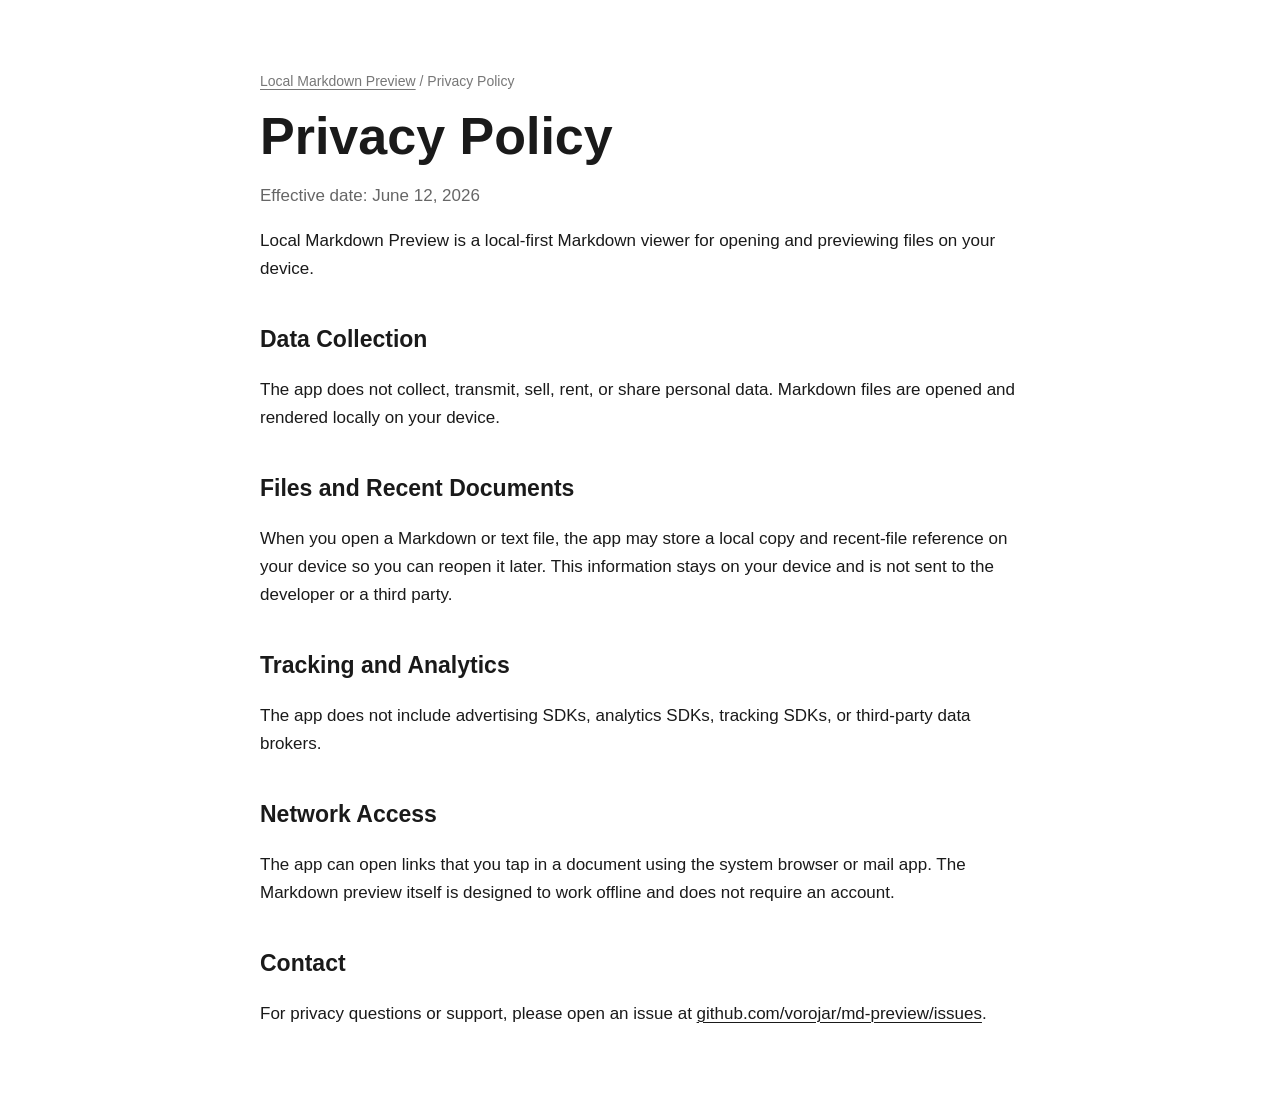
<file: docs/privacy.html>
<!DOCTYPE html>
<html lang="en">
<head>
<meta charset="utf-8">
<meta name="viewport" content="width=device-width, initial-scale=1">
<title>Privacy Policy - Local Markdown Preview</title>
<meta name="description" content="Privacy policy for Local Markdown Preview. The app previews local Markdown files and does not collect, track, or sell personal data.">
<link rel="canonical" href="https://vorojar.github.io/md-preview/privacy.html">
<style>
body { margin: 0; font-family: -apple-system, BlinkMacSystemFont, "Segoe UI", Helvetica, Arial, sans-serif; color: #1a1a1a; background: #fff; line-height: 1.65; }
main { max-width: 760px; margin: 0 auto; padding: 56px 24px 72px; }
a { color: inherit; text-decoration-thickness: 1px; text-underline-offset: 3px; }
.eyebrow { color: #777; font-size: 14px; margin-bottom: 16px; }
h1 { font-size: clamp(34px, 7vw, 52px); line-height: 1.05; letter-spacing: 0; margin: 0 0 18px; text-wrap: balance; }
h2 { font-size: 23px; margin: 38px 0 10px; }
p, li { font-size: 17px; }
ul { padding-left: 22px; }
.muted { color: #666; }
</style>
</head>
<body>
<main>
  <p class="eyebrow"><a href="./">Local Markdown Preview</a> / Privacy Policy</p>
  <h1>Privacy Policy</h1>
  <p class="muted">Effective date: June 12, 2026</p>

  <p>Local Markdown Preview is a local-first Markdown viewer for opening and previewing files on your device.</p>

  <h2>Data Collection</h2>
  <p>The app does not collect, transmit, sell, rent, or share personal data. Markdown files are opened and rendered locally on your device.</p>

  <h2>Files and Recent Documents</h2>
  <p>When you open a Markdown or text file, the app may store a local copy and recent-file reference on your device so you can reopen it later. This information stays on your device and is not sent to the developer or a third party.</p>

  <h2>Tracking and Analytics</h2>
  <p>The app does not include advertising SDKs, analytics SDKs, tracking SDKs, or third-party data brokers.</p>

  <h2>Network Access</h2>
  <p>The app can open links that you tap in a document using the system browser or mail app. The Markdown preview itself is designed to work offline and does not require an account.</p>

  <h2>Contact</h2>
  <p>For privacy questions or support, please open an issue at <a href="https://github.com/vorojar/md-preview/issues">github.com/vorojar/md-preview/issues</a>.</p>
</main>
</body>
</html>
</file>
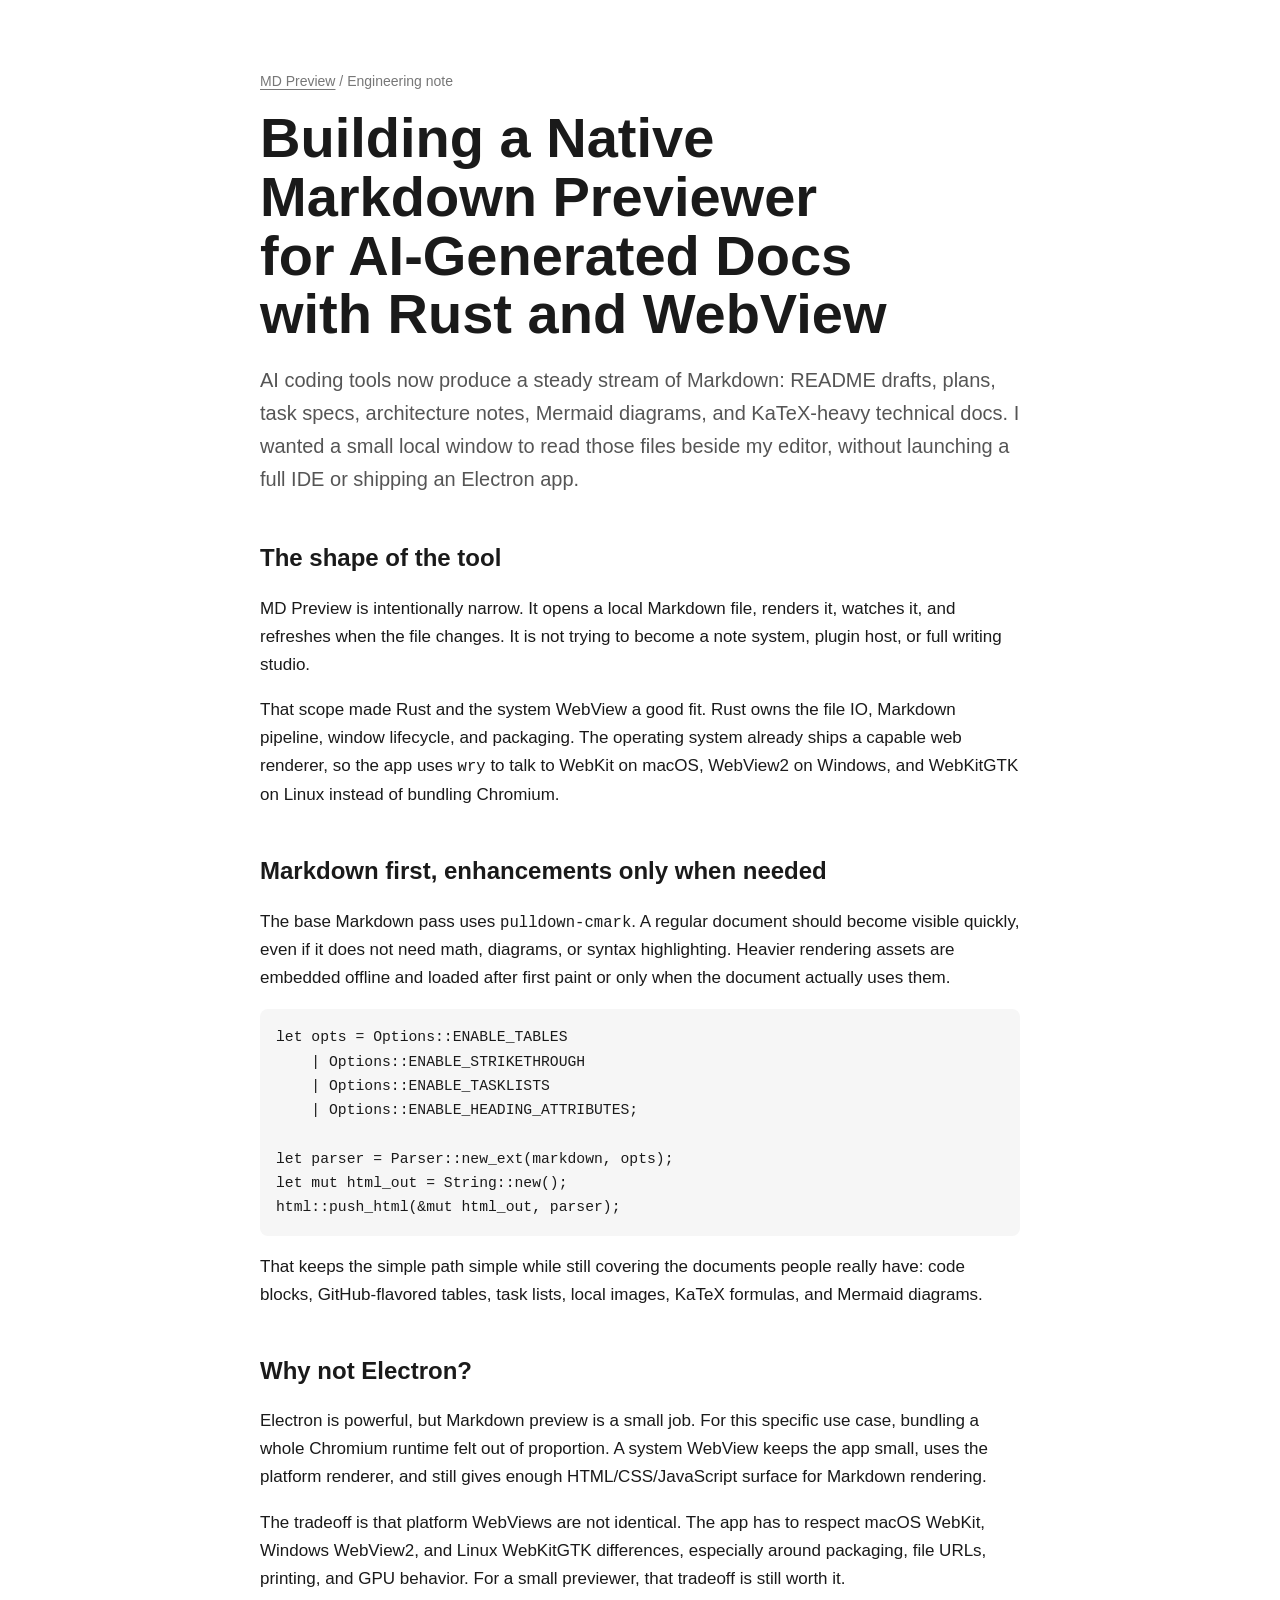
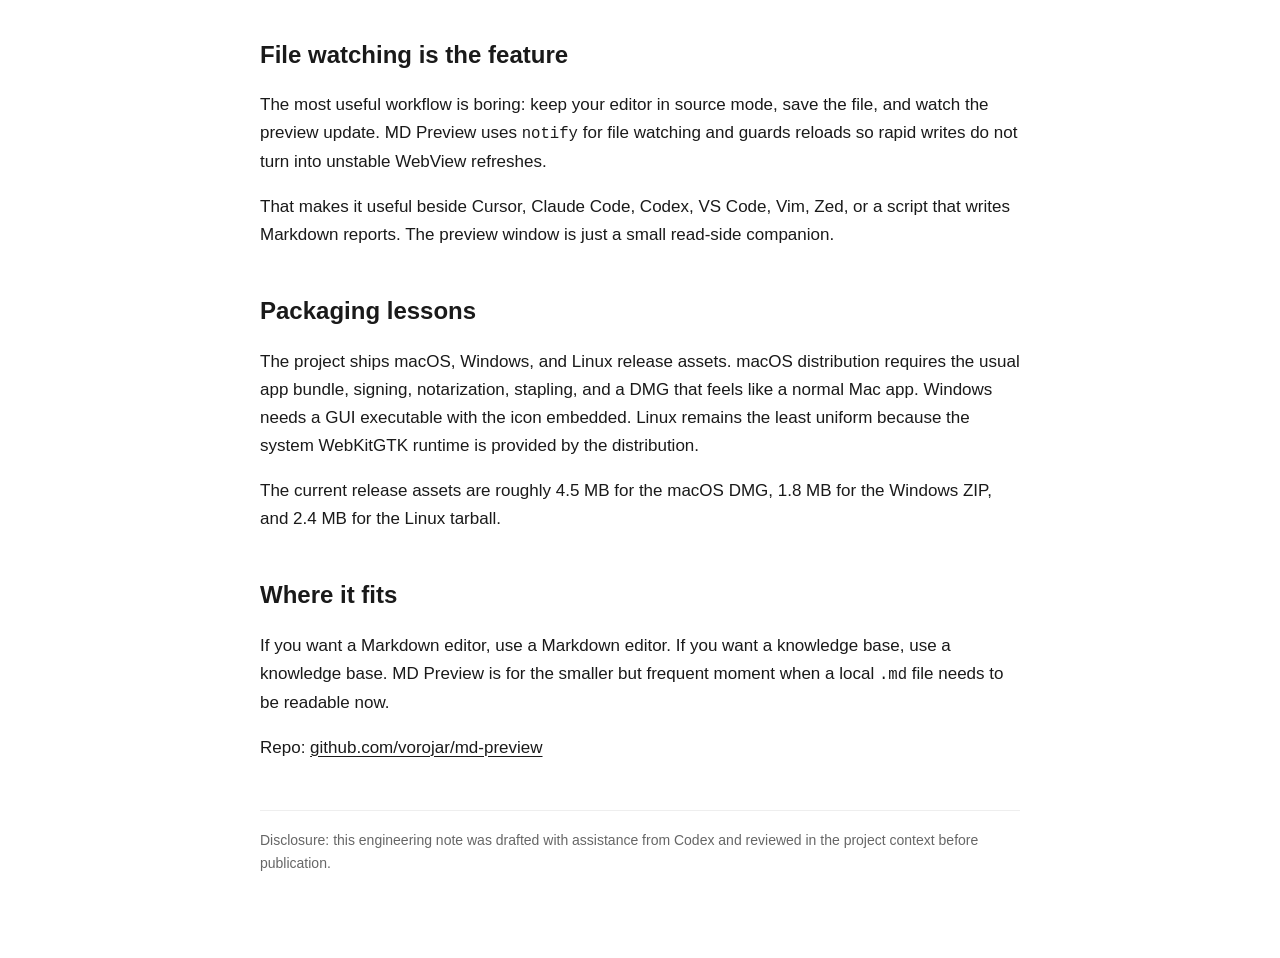
<file: docs/rust-webview-ai-docs.html>
<!DOCTYPE html>
<html lang="en">
<head>
<meta charset="utf-8">
<meta name="viewport" content="width=device-width, initial-scale=1">
<title>Building a Native Markdown Previewer for AI-Generated Docs with Rust and WebView</title>
<meta name="description" content="A short engineering note about MD Preview: why it uses Rust, wry, pulldown-cmark, system WebView, offline KaTeX/Mermaid, and live reload instead of Electron.">
<link rel="canonical" href="https://vorojar.github.io/md-preview/rust-webview-ai-docs.html">
<meta property="og:type" content="article">
<meta property="og:title" content="Building a Native Markdown Previewer for AI-Generated Docs with Rust and WebView">
<meta property="og:description" content="Why MD Preview uses Rust + system WebView, no Electron, offline KaTeX/Mermaid, and live reload for local Markdown docs.">
<meta property="og:image" content="https://raw.githubusercontent.com/vorojar/md-preview/master/screenshots/hero.jpg">
<meta name="twitter:card" content="summary_large_image">
<meta name="twitter:title" content="Building a Native Markdown Previewer with Rust and WebView">
<meta name="twitter:description" content="A short engineering note on Rust + wry, offline Markdown rendering, and no-Electron desktop packaging.">
<meta name="twitter:image" content="https://raw.githubusercontent.com/vorojar/md-preview/master/screenshots/hero.jpg">
<style>
body { margin: 0; font-family: -apple-system, BlinkMacSystemFont, "Segoe UI", Helvetica, Arial, sans-serif; color: #1a1a1a; background: #fff; line-height: 1.65; }
main { max-width: 760px; margin: 0 auto; padding: 56px 24px 72px; }
a { color: inherit; text-decoration-thickness: 1px; text-underline-offset: 3px; }
.eyebrow { color: #777; font-size: 14px; margin-bottom: 16px; }
h1 { font-size: clamp(34px, 7vw, 56px); line-height: 1.05; letter-spacing: 0; margin: 0 0 18px; text-wrap: balance; }
h2 { font-size: 24px; margin: 42px 0 10px; }
p, li { font-size: 17px; }
.lead { font-size: 20px; color: #555; text-wrap: pretty; }
pre { overflow-x: auto; padding: 16px; background: #f6f6f6; border-radius: 8px; }
code { font-family: ui-monospace, SFMono-Regular, Menlo, Consolas, monospace; font-size: 0.92em; }
.note { border-top: 1px solid #eee; margin-top: 48px; padding-top: 18px; color: #666; font-size: 14px; }
</style>
</head>
<body>
<main>
  <p class="eyebrow"><a href="./">MD Preview</a> / Engineering note</p>
  <h1>Building a Native Markdown Previewer for AI-Generated Docs with Rust and WebView</h1>
  <p class="lead">AI coding tools now produce a steady stream of Markdown: README drafts, plans, task specs, architecture notes, Mermaid diagrams, and KaTeX-heavy technical docs. I wanted a small local window to read those files beside my editor, without launching a full IDE or shipping an Electron app.</p>

  <h2>The shape of the tool</h2>
  <p>MD Preview is intentionally narrow. It opens a local Markdown file, renders it, watches it, and refreshes when the file changes. It is not trying to become a note system, plugin host, or full writing studio.</p>
  <p>That scope made Rust and the system WebView a good fit. Rust owns the file IO, Markdown pipeline, window lifecycle, and packaging. The operating system already ships a capable web renderer, so the app uses <code>wry</code> to talk to WebKit on macOS, WebView2 on Windows, and WebKitGTK on Linux instead of bundling Chromium.</p>

  <h2>Markdown first, enhancements only when needed</h2>
  <p>The base Markdown pass uses <code>pulldown-cmark</code>. A regular document should become visible quickly, even if it does not need math, diagrams, or syntax highlighting. Heavier rendering assets are embedded offline and loaded after first paint or only when the document actually uses them.</p>
  <pre><code>let opts = Options::ENABLE_TABLES
    | Options::ENABLE_STRIKETHROUGH
    | Options::ENABLE_TASKLISTS
    | Options::ENABLE_HEADING_ATTRIBUTES;

let parser = Parser::new_ext(markdown, opts);
let mut html_out = String::new();
html::push_html(&mut html_out, parser);</code></pre>
  <p>That keeps the simple path simple while still covering the documents people really have: code blocks, GitHub-flavored tables, task lists, local images, KaTeX formulas, and Mermaid diagrams.</p>

  <h2>Why not Electron?</h2>
  <p>Electron is powerful, but Markdown preview is a small job. For this specific use case, bundling a whole Chromium runtime felt out of proportion. A system WebView keeps the app small, uses the platform renderer, and still gives enough HTML/CSS/JavaScript surface for Markdown rendering.</p>
  <p>The tradeoff is that platform WebViews are not identical. The app has to respect macOS WebKit, Windows WebView2, and Linux WebKitGTK differences, especially around packaging, file URLs, printing, and GPU behavior. For a small previewer, that tradeoff is still worth it.</p>

  <h2>File watching is the feature</h2>
  <p>The most useful workflow is boring: keep your editor in source mode, save the file, and watch the preview update. MD Preview uses <code>notify</code> for file watching and guards reloads so rapid writes do not turn into unstable WebView refreshes.</p>
  <p>That makes it useful beside Cursor, Claude Code, Codex, VS Code, Vim, Zed, or a script that writes Markdown reports. The preview window is just a small read-side companion.</p>

  <h2>Packaging lessons</h2>
  <p>The project ships macOS, Windows, and Linux release assets. macOS distribution requires the usual app bundle, signing, notarization, stapling, and a DMG that feels like a normal Mac app. Windows needs a GUI executable with the icon embedded. Linux remains the least uniform because the system WebKitGTK runtime is provided by the distribution.</p>
  <p>The current release assets are roughly 4.5 MB for the macOS DMG, 1.8 MB for the Windows ZIP, and 2.4 MB for the Linux tarball.</p>

  <h2>Where it fits</h2>
  <p>If you want a Markdown editor, use a Markdown editor. If you want a knowledge base, use a knowledge base. MD Preview is for the smaller but frequent moment when a local <code>.md</code> file needs to be readable now.</p>
  <p>Repo: <a href="https://github.com/vorojar/md-preview">github.com/vorojar/md-preview</a></p>

  <p class="note">Disclosure: this engineering note was drafted with assistance from Codex and reviewed in the project context before publication.</p>
</main>
</body>
</html>
</file>
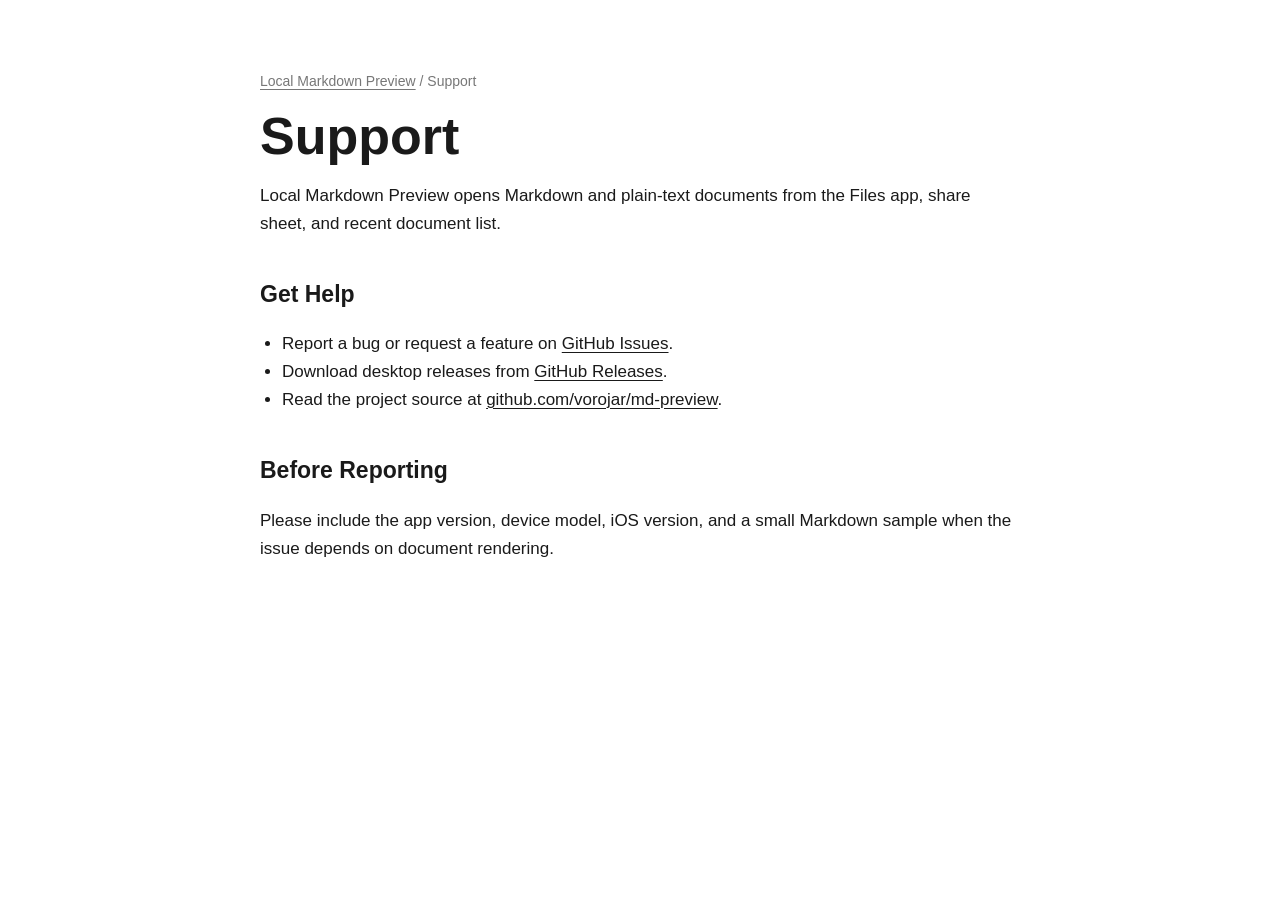
<file: docs/support.html>
<!DOCTYPE html>
<html lang="en">
<head>
<meta charset="utf-8">
<meta name="viewport" content="width=device-width, initial-scale=1">
<title>Support - Local Markdown Preview</title>
<meta name="description" content="Support page for Local Markdown Preview. Get help opening Markdown files, reporting issues, and finding project resources.">
<link rel="canonical" href="https://vorojar.github.io/md-preview/support.html">
<style>
body { margin: 0; font-family: -apple-system, BlinkMacSystemFont, "Segoe UI", Helvetica, Arial, sans-serif; color: #1a1a1a; background: #fff; line-height: 1.65; }
main { max-width: 760px; margin: 0 auto; padding: 56px 24px 72px; }
a { color: inherit; text-decoration-thickness: 1px; text-underline-offset: 3px; }
.eyebrow { color: #777; font-size: 14px; margin-bottom: 16px; }
h1 { font-size: clamp(34px, 7vw, 52px); line-height: 1.05; letter-spacing: 0; margin: 0 0 18px; text-wrap: balance; }
h2 { font-size: 23px; margin: 38px 0 10px; }
p, li { font-size: 17px; }
ul { padding-left: 22px; }
</style>
</head>
<body>
<main>
  <p class="eyebrow"><a href="./">Local Markdown Preview</a> / Support</p>
  <h1>Support</h1>
  <p>Local Markdown Preview opens Markdown and plain-text documents from the Files app, share sheet, and recent document list.</p>

  <h2>Get Help</h2>
  <ul>
    <li>Report a bug or request a feature on <a href="https://github.com/vorojar/md-preview/issues">GitHub Issues</a>.</li>
    <li>Download desktop releases from <a href="https://github.com/vorojar/md-preview/releases">GitHub Releases</a>.</li>
    <li>Read the project source at <a href="https://github.com/vorojar/md-preview">github.com/vorojar/md-preview</a>.</li>
  </ul>

  <h2>Before Reporting</h2>
  <p>Please include the app version, device model, iOS version, and a small Markdown sample when the issue depends on document rendering.</p>
</main>
</body>
</html>
</file>
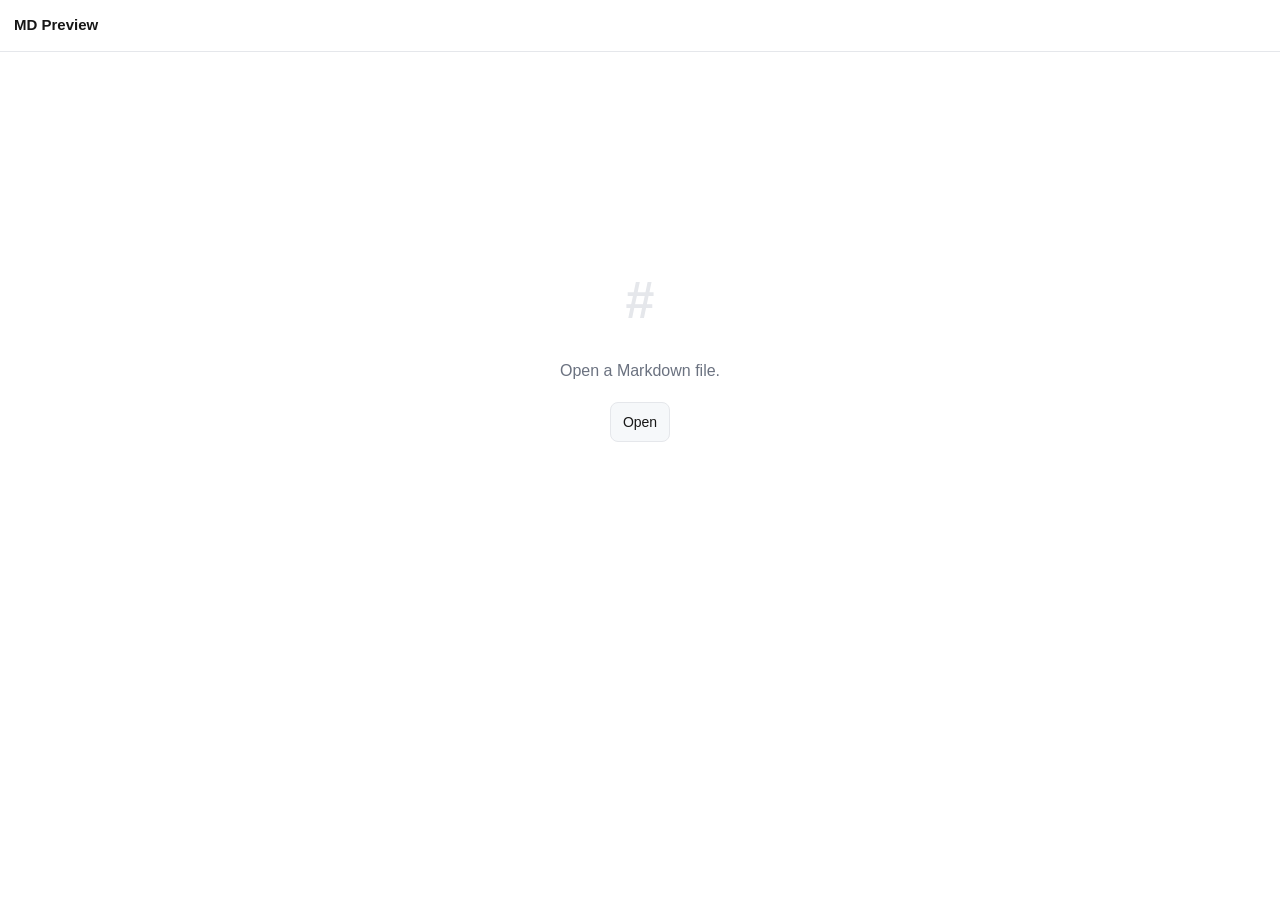
<file: mobile/shared/preview.html>
<!doctype html>
<html lang="en">
<head>
  <meta charset="utf-8">
  <meta name="viewport" content="width=device-width, initial-scale=1, viewport-fit=cover">
  <meta http-equiv="Content-Security-Policy" content="default-src 'self' file: data: blob:; img-src 'self' file: data: blob: content:; style-src 'self' 'unsafe-inline'; script-src 'self';">
  <base id="base-href">
  <title>MD Preview</title>
  <link rel="stylesheet" href="mobile-preview.css">
  <link id="hljs-light" rel="stylesheet" href="vendor/github.min.css">
  <link id="hljs-dark" rel="stylesheet" href="vendor/github-dark.min.css" media="not all">
</head>
<body class="empty">
  <header id="topbar">
    <div id="title">MD Preview</div>
    <div id="search-box" hidden>
      <input id="search-input" type="search" placeholder="Find" autocomplete="off" autocapitalize="none">
      <span id="search-count">0</span>
      <button id="search-close" class="tool-button" type="button" aria-label="Close search" title="Close search"></button>
    </div>
    <nav id="top-actions" aria-label="Document actions">
      <button id="top-open" class="open-file tool-button" type="button" aria-label="Open Markdown file" title="Open"></button>
      <button id="search-toggle" class="tool-button" type="button" aria-label="Find in document" title="Find"></button>
      <button id="print-file" class="tool-button" type="button" aria-label="Print document" title="Print"></button>
    </nav>
  </header>
  <main id="app">
    <section id="empty-state">
      <div class="mark">#</div>
      <p>Open a Markdown file.</p>
      <button class="open-file" type="button" aria-label="Open Markdown file">Open</button>
      <section id="recent-section" hidden>
        <h2>Recent</h2>
        <div id="recent-list"></div>
      </section>
    </section>
    <article id="preview" aria-live="polite"></article>
  </main>
  <script src="vendor/marked.umd.js"></script>
  <script src="vendor/highlight.min.js"></script>
  <script src="vendor/delphi.min.js"></script>
  <script src="vendor/preview-enhance.js"></script>
  <script src="mobile-preview.js"></script>
</body>
</html>
</file>
<file: mobile/shared/mobile-preview.css>
:root {
  color-scheme: light dark;
  --bg: #ffffff;
  --fg: #171717;
  --muted: #6b7280;
  --line: #e5e7eb;
  --soft: #f6f8fa;
  --link: #0969da;
  --bar: rgba(255, 255, 255, 0.88);
}

@media (prefers-color-scheme: dark) {
  :root {
    --bg: #1e1e1e;
    --fg: #d4d4d4;
    --muted: #9ca3af;
    --line: #3f3f46;
    --soft: #2d2d2d;
    --link: #6cb6ff;
    --bar: rgba(30, 30, 30, 0.9);
  }
}

* {
  box-sizing: border-box;
}

html {
  min-height: 100%;
  background: var(--bg);
}

body {
  margin: 0;
  min-height: 100%;
  background: var(--bg);
  color: var(--fg);
  font: 16px/1.65 -apple-system, BlinkMacSystemFont, "Segoe UI", Helvetica, Arial, sans-serif;
  -webkit-font-smoothing: antialiased;
  text-rendering: optimizeLegibility;
}

#topbar {
  position: sticky;
  top: 0;
  z-index: 10;
  display: flex;
  align-items: center;
  gap: 10px;
  min-height: 52px;
  padding: max(8px, env(safe-area-inset-top)) 14px 8px;
  border-bottom: 1px solid var(--line);
  background: var(--bar);
  -webkit-backdrop-filter: blur(12px);
  backdrop-filter: blur(12px);
}

#title {
  min-width: 0;
  flex: 1;
  overflow: hidden;
  text-overflow: ellipsis;
  white-space: nowrap;
  font-size: 15px;
  font-weight: 600;
}

#top-actions {
  display: none;
  gap: 6px;
  flex: 0 0 auto;
}

body:not(.empty) #top-actions {
  display: flex;
}

.tool-button,
.open-file,
.recent-item {
  min-height: 40px;
  padding: 0 12px;
  border: 1px solid var(--line);
  border-radius: 8px;
  background: var(--soft);
  color: var(--fg);
  font: inherit;
  font-size: 14px;
}

.tool-button {
  display: grid;
  width: 36px;
  min-width: 36px;
  min-height: 36px;
  padding: 0;
  place-items: center;
}

.tool-button svg {
  width: 18px;
  height: 18px;
}

#search-box {
  min-width: 0;
  flex: 1;
  display: flex;
  align-items: center;
  gap: 6px;
}

#search-box[hidden] {
  display: none;
}

body.searching #title,
body.searching #top-actions {
  display: none;
}

#search-input {
  min-width: 0;
  flex: 1;
  min-height: 36px;
  padding: 0 12px;
  border: 1px solid var(--line);
  border-radius: 8px;
  background: var(--bg);
  color: var(--fg);
  font: inherit;
  font-size: 16px;
}

#search-count {
  min-width: 34px;
  color: var(--muted);
  font-size: 13px;
  text-align: center;
}

#app {
  width: min(100%, 860px);
  margin: 0 auto;
  padding: 18px max(16px, env(safe-area-inset-left)) calc(32px + env(safe-area-inset-bottom)) max(16px, env(safe-area-inset-right));
}

#empty-state {
  display: none;
  min-height: 60vh;
  align-items: center;
  justify-content: center;
  flex-direction: column;
  text-align: center;
  color: var(--muted);
}

body.empty #empty-state {
  display: flex;
}

body.empty #preview {
  display: none;
}

#empty-state .mark {
  margin-bottom: 14px;
  color: var(--line);
  font-size: 52px;
  font-weight: 700;
}

#empty-state p {
  max-width: 280px;
  margin: 0;
}

.open-file {
  margin-top: 18px;
}

#top-actions .open-file {
  margin-top: 0;
}

#recent-section {
  width: min(100%, 320px);
  margin-top: 28px;
}

#recent-section h2 {
  margin: 0 0 10px;
  color: var(--muted);
  font-size: 13px;
  font-weight: 600;
  text-transform: uppercase;
}

#recent-list {
  display: grid;
  gap: 8px;
}

.recent-item {
  width: 100%;
  overflow: hidden;
  text-overflow: ellipsis;
  white-space: nowrap;
  text-align: left;
}

#preview {
  overflow-wrap: anywhere;
}

#preview > :first-child {
  margin-top: 0;
}

#preview h1,
#preview h2,
#preview h3,
#preview h4 {
  margin-top: 1.35em;
  line-height: 1.25;
}

#preview h1 {
  padding-bottom: .3em;
  border-bottom: 1px solid var(--line);
  font-size: 1.9em;
}

#preview h2 {
  padding-bottom: .2em;
  border-bottom: 1px solid var(--line);
  font-size: 1.45em;
}

#preview a {
  color: var(--link);
  text-decoration: none;
}

#preview code {
  padding: 2px 6px;
  border-radius: 5px;
  background: var(--soft);
  font-size: 90%;
}

#preview pre {
  overflow-x: auto;
  margin: 1em -2px;
  padding: 14px;
  border-radius: 8px;
  background: var(--soft);
  -webkit-overflow-scrolling: touch;
}

#preview pre code {
  padding: 0;
  background: transparent;
  font-size: 13px;
}

#preview blockquote {
  margin: 0;
  padding: 0 1em;
  border-left: 4px solid var(--line);
  color: var(--muted);
}

#preview table {
  display: block;
  width: 100%;
  overflow-x: auto;
  border-collapse: collapse;
  -webkit-overflow-scrolling: touch;
}

#preview th,
#preview td {
  padding: 8px 12px;
  border: 1px solid var(--line);
  text-align: left;
}

#preview th {
  background: var(--soft);
  color: var(--fg);
  font-weight: 600;
}

#preview img,
#preview svg {
  max-width: 100%;
  height: auto;
}

#preview ul,
#preview ol {
  padding-left: 1.6em;
}

#preview input[type="checkbox"] {
  margin-right: 6px;
}

#preview li:has(> input[type="checkbox"]) {
  list-style: none;
}

#preview li > input[type="checkbox"]:first-child {
  width: 18px;
  height: 18px;
  margin-left: -1.4em;
  vertical-align: -3px;
}

#preview .katex-display,
#preview .mdp-mermaid {
  overflow-x: auto;
  overflow-y: hidden;
  -webkit-overflow-scrolling: touch;
}

#preview .mdp-mermaid {
  margin: 1.2em 0;
  text-align: center;
}

#preview .mdp-mermaid-error,
#preview .mdp-math-error {
  color: #b42318;
}

#preview mark.search-hit {
  border-radius: 3px;
  background: #fff2a8;
  color: inherit;
}

#preview mark.search-hit.current {
  background: #ffd166;
}

@media (min-width: 720px) {
  #app {
    padding-top: 28px;
  }
}

@media (max-width: 420px) {
  .tool-button {
    width: 34px;
    min-width: 34px;
  }
}

@media print {
  :root {
    --bg: #ffffff;
    --fg: #000000;
    --muted: #555555;
    --line: #d0d7de;
    --soft: #f6f8fa;
    --link: #000000;
  }

  html,
  body {
    min-height: auto;
    background: #ffffff !important;
    color: #000000 !important;
  }

  #topbar,
  #search-box,
  #empty-state {
    display: none !important;
  }

  #app {
    width: auto;
    max-width: none;
    margin: 0;
    padding: 0;
  }

  #preview {
    display: block !important;
    overflow-wrap: break-word;
  }

  #preview a {
    color: #000000;
    text-decoration: underline;
  }

  #preview pre,
  #preview blockquote,
  #preview table {
    break-inside: avoid;
  }

  #preview .katex-display,
  #preview .mdp-mermaid {
    overflow: visible;
  }

  #preview mark.search-hit {
    background: transparent;
  }
}
</file>
<file: mobile/shared/vendor/github.min.css>
pre code.hljs{display:block;overflow-x:auto;padding:1em}code.hljs{padding:3px 5px}/*!
  Theme: GitHub
  Description: Light theme as seen on github.com
  Author: github.com
  Maintainer: @Hirse
  Updated: 2021-05-15

  Outdated base version: https://github.com/primer/github-syntax-light
  Current colors taken from GitHub's CSS
*/.hljs{color:#24292e;background:#fff}.hljs-doctag,.hljs-keyword,.hljs-meta .hljs-keyword,.hljs-template-tag,.hljs-template-variable,.hljs-type,.hljs-variable.language_{color:#d73a49}.hljs-title,.hljs-title.class_,.hljs-title.class_.inherited__,.hljs-title.function_{color:#6f42c1}.hljs-attr,.hljs-attribute,.hljs-literal,.hljs-meta,.hljs-number,.hljs-operator,.hljs-selector-attr,.hljs-selector-class,.hljs-selector-id,.hljs-variable{color:#005cc5}.hljs-meta .hljs-string,.hljs-regexp,.hljs-string{color:#032f62}.hljs-built_in,.hljs-symbol{color:#e36209}.hljs-code,.hljs-comment,.hljs-formula{color:#6a737d}.hljs-name,.hljs-quote,.hljs-selector-pseudo,.hljs-selector-tag{color:#22863a}.hljs-subst{color:#24292e}.hljs-section{color:#005cc5;font-weight:700}.hljs-bullet{color:#735c0f}.hljs-emphasis{color:#24292e;font-style:italic}.hljs-strong{color:#24292e;font-weight:700}.hljs-addition{color:#22863a;background-color:#f0fff4}.hljs-deletion{color:#b31d28;background-color:#ffeef0}
</file>
<file: mobile/shared/vendor/github-dark.min.css>
pre code.hljs{display:block;overflow-x:auto;padding:1em}code.hljs{padding:3px 5px}/*!
  Theme: GitHub Dark
  Description: Dark theme as seen on github.com
  Author: github.com
  Maintainer: @Hirse
  Updated: 2021-05-15

  Outdated base version: https://github.com/primer/github-syntax-dark
  Current colors taken from GitHub's CSS
*/.hljs{color:#c9d1d9;background:#0d1117}.hljs-doctag,.hljs-keyword,.hljs-meta .hljs-keyword,.hljs-template-tag,.hljs-template-variable,.hljs-type,.hljs-variable.language_{color:#ff7b72}.hljs-title,.hljs-title.class_,.hljs-title.class_.inherited__,.hljs-title.function_{color:#d2a8ff}.hljs-attr,.hljs-attribute,.hljs-literal,.hljs-meta,.hljs-number,.hljs-operator,.hljs-selector-attr,.hljs-selector-class,.hljs-selector-id,.hljs-variable{color:#79c0ff}.hljs-meta .hljs-string,.hljs-regexp,.hljs-string{color:#a5d6ff}.hljs-built_in,.hljs-symbol{color:#ffa657}.hljs-code,.hljs-comment,.hljs-formula{color:#8b949e}.hljs-name,.hljs-quote,.hljs-selector-pseudo,.hljs-selector-tag{color:#7ee787}.hljs-subst{color:#c9d1d9}.hljs-section{color:#1f6feb;font-weight:700}.hljs-bullet{color:#f2cc60}.hljs-emphasis{color:#c9d1d9;font-style:italic}.hljs-strong{color:#c9d1d9;font-weight:700}.hljs-addition{color:#aff5b4;background-color:#033a16}.hljs-deletion{color:#ffdcd7;background-color:#67060c}
</file>
